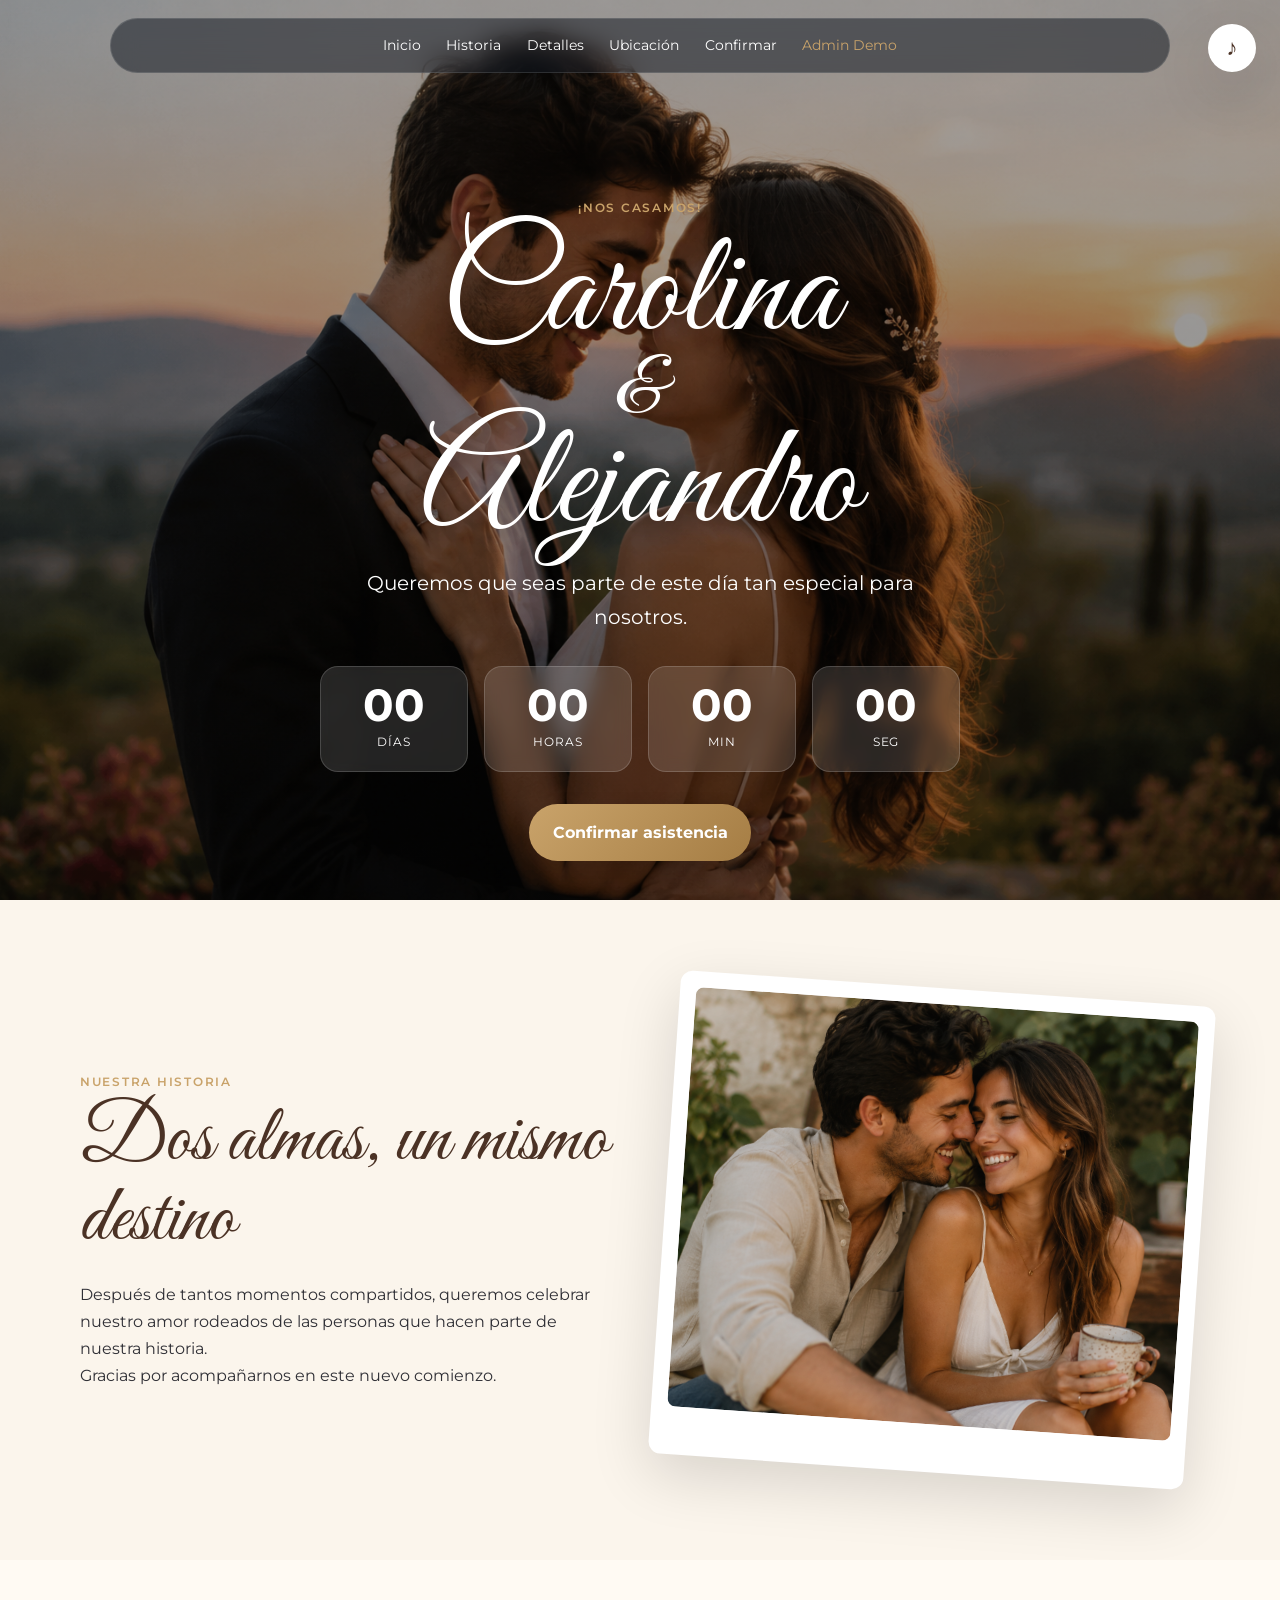
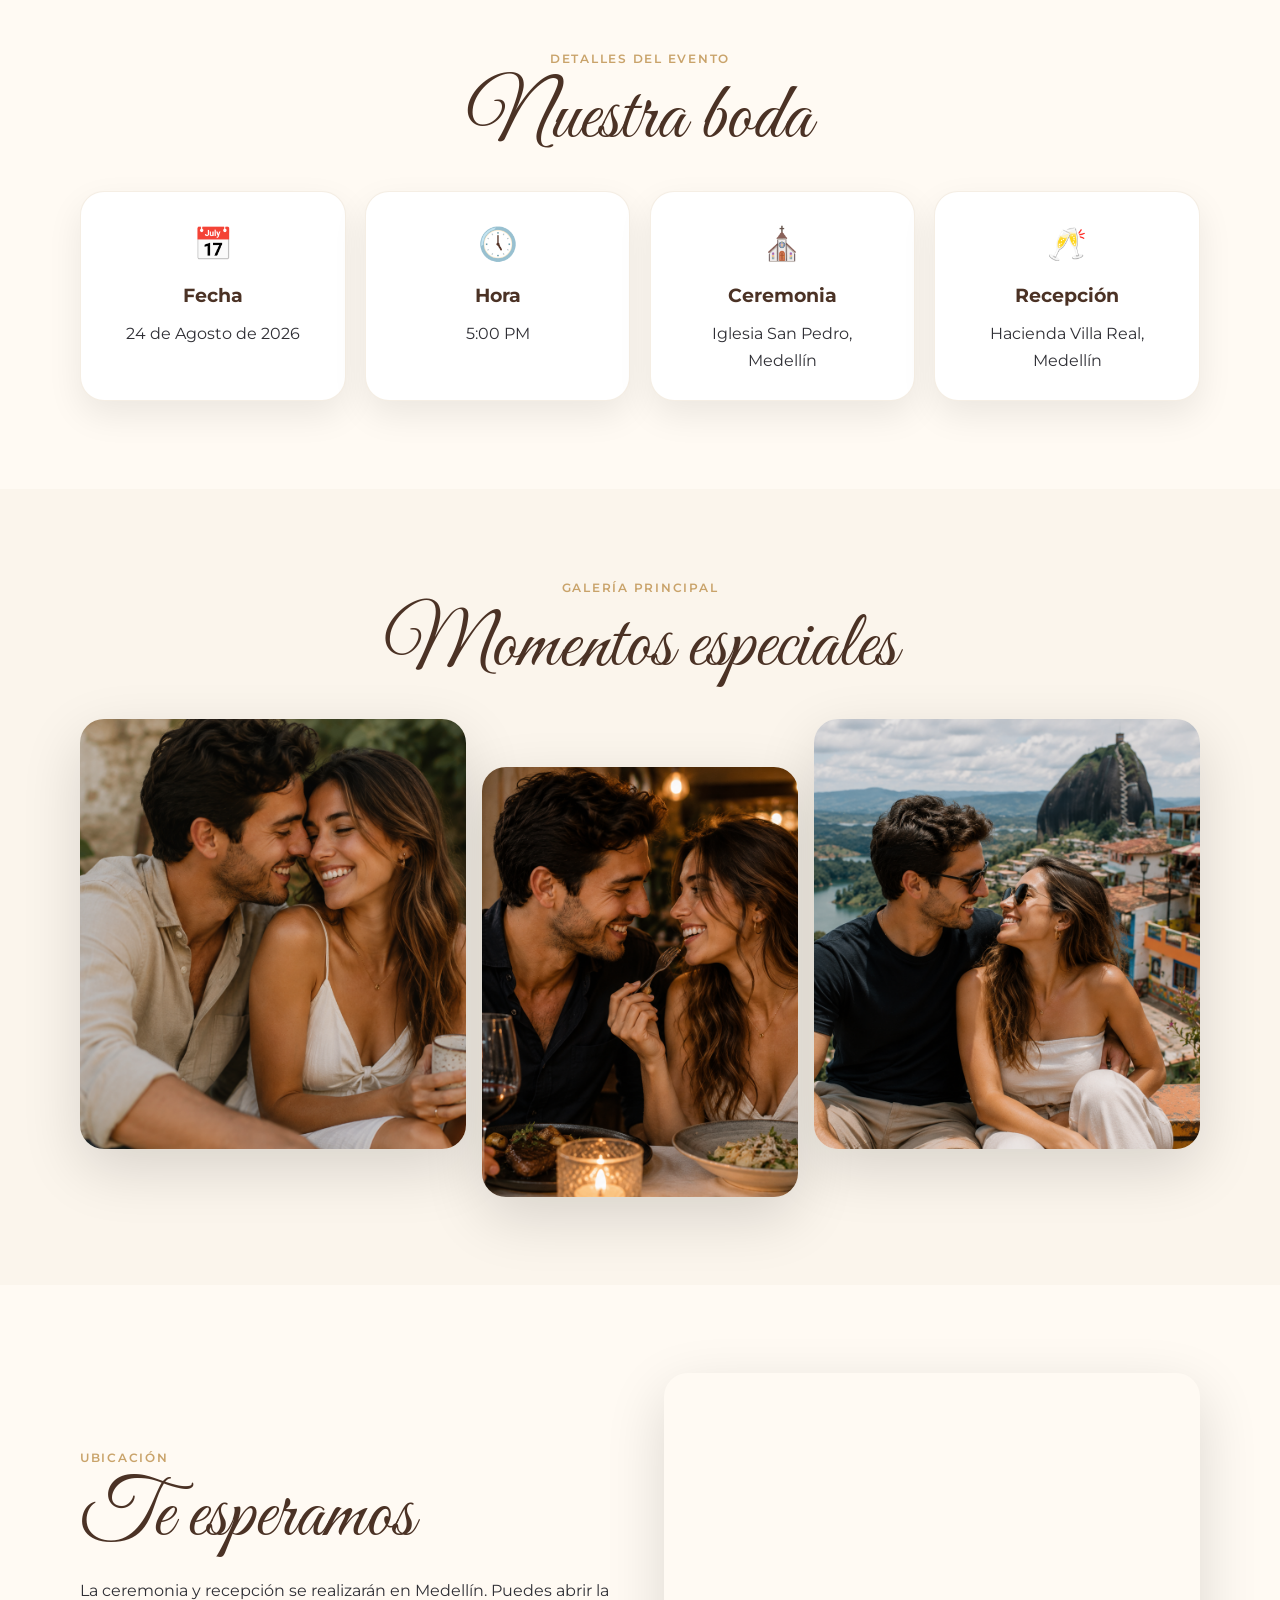
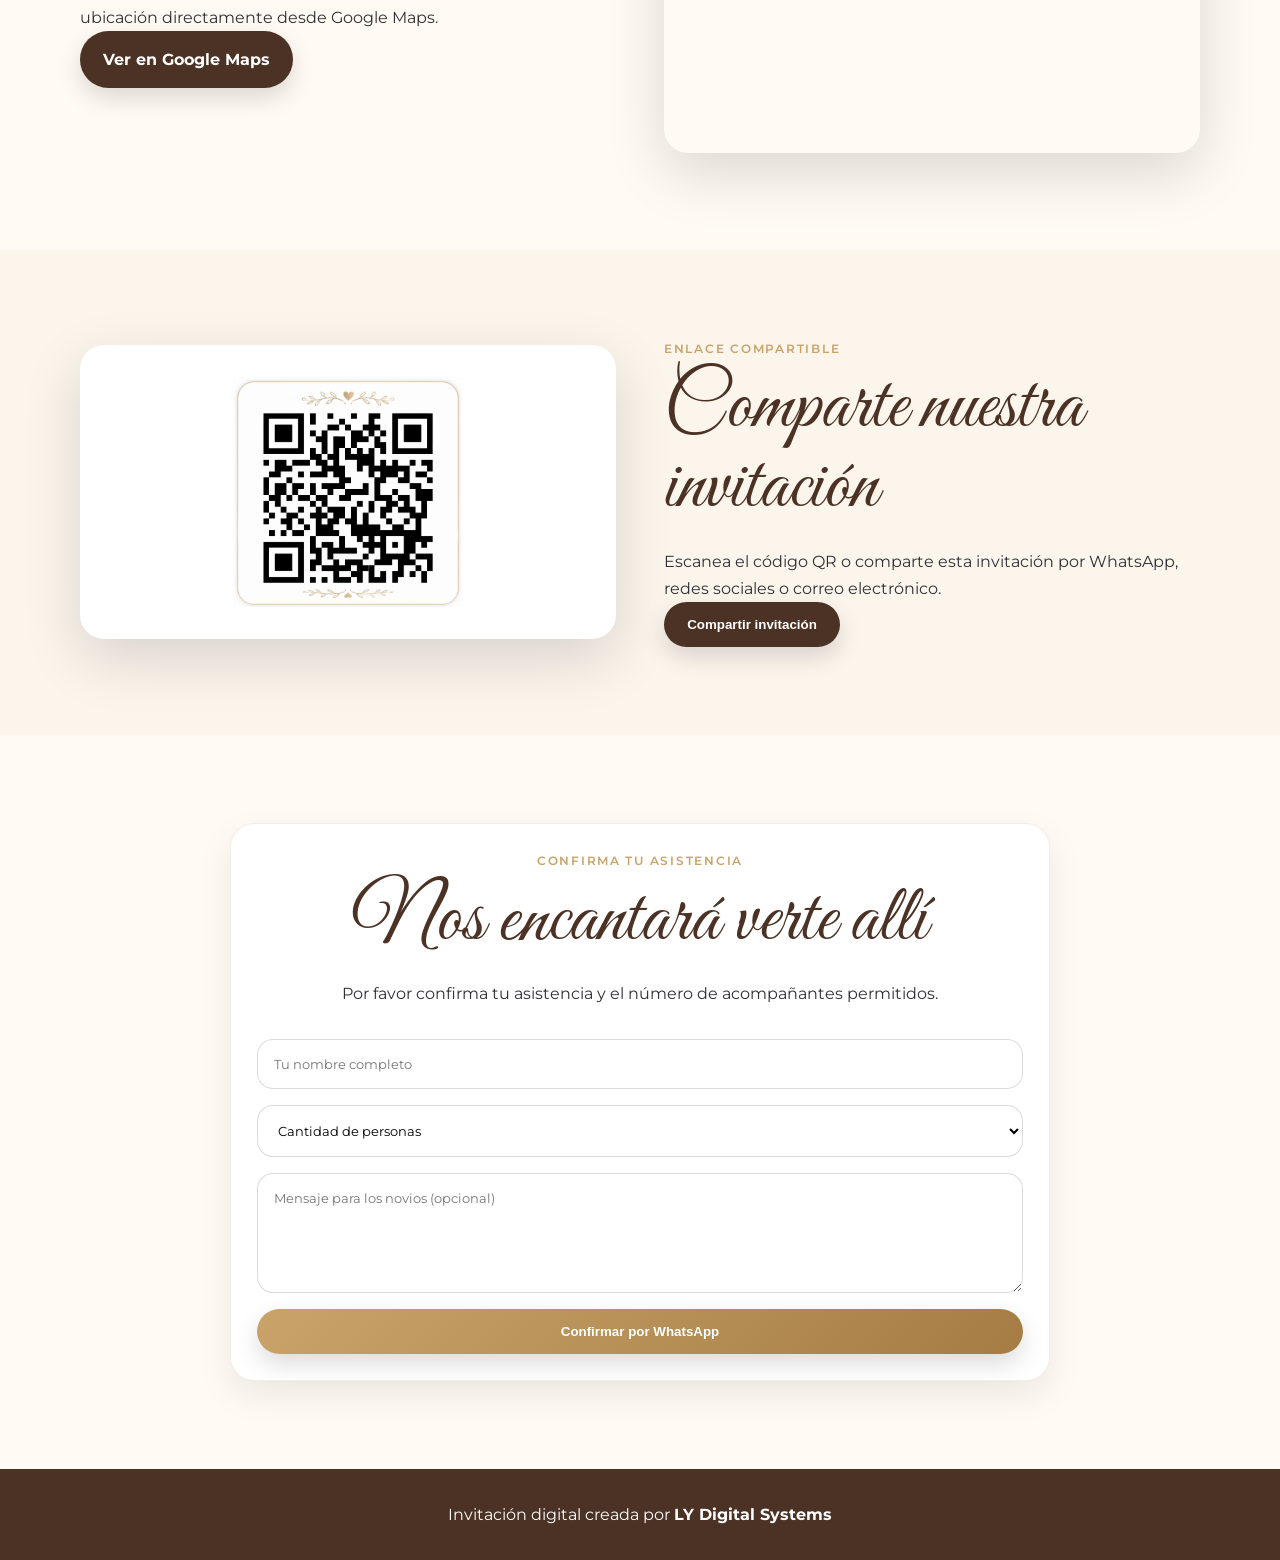
<file: index.html>
<!DOCTYPE html>
<html lang="es">
<head>
    <meta charset="UTF-8">
    <meta name="viewport" content="width=device-width, initial-scale=1.0">
    <title>Carolina & Alejandro | Invitación Digital</title>
    <meta name="description" content="Invitación digital de matrimonio con cuenta regresiva, galería, ubicación, música y confirmación por WhatsApp.">
    <link rel="preconnect" href="https://fonts.googleapis.com">
    <link rel="preconnect" href="https://fonts.gstatic.com" crossorigin>
    <link href="https://fonts.googleapis.com/css2?family=Great+Vibes&family=Montserrat:wght@300;400;500;600;700&display=swap" rel="stylesheet">
    <link rel="stylesheet" href="assets/css/styles.css">
</head>
<body>

    <!--
        IMÁGENES QUE DEBES DESCARGAR Y GUARDAR EN assets/img/
        1. hero-boda.jpg          -> foto principal de los novios o imagen elegante de boda
        2. foto-novios-1.jpg      -> primera foto de galería
        3. foto-novios-2.jpg      -> segunda foto de galería
        4. foto-novios-3.jpg      -> tercera foto de galería
        5. qr-invitacion.png      -> código QR de la invitación

        AUDIO QUE DEBES GUARDAR EN assets/audio/
        1. musica-boda.mp3        -> música de fondo para la invitación
    -->

    <header class="hero" id="inicio">
        <nav class="nav">
            <a href="#inicio">Inicio</a>
            <a href="#historia">Historia</a>
            <a href="#detalles">Detalles</a>
            <a href="#ubicacion">Ubicación</a>
            <a href="#confirmar">Confirmar</a>
            <a href="admin.html" class="nav__admin">Admin Demo</a>
        </nav>

        <button class="music-button" id="musicButton" aria-label="Activar o pausar música">♪</button>

        <div class="hero__overlay"></div>
        <div class="hero__content">
            <p class="hero__tag">¡Nos casamos!</p>
            <h1>Carolina <span>&</span> Alejandro</h1>
            <p class="hero__text">Queremos que seas parte de este día tan especial para nosotros.</p>

            <div class="countdown" id="countdown">
                <div><strong id="days">00</strong><span>Días</span></div>
                <div><strong id="hours">00</strong><span>Horas</span></div>
                <div><strong id="minutes">00</strong><span>Min</span></div>
                <div><strong id="seconds">00</strong><span>Seg</span></div>
            </div>

            <a href="#confirmar" class="button button--gold">Confirmar asistencia</a>
        </div>
    </header>

    <main>
        <section class="section intro" id="historia">
            <div class="container grid-2">
                <div>
                    <p class="section__eyebrow">Nuestra historia</p>
                    <h2>Dos almas, un mismo destino</h2>
                    <p>Después de tantos momentos compartidos, queremos celebrar nuestro amor rodeados de las personas que hacen parte de nuestra historia.</p>
                    <p>Gracias por acompañarnos en este nuevo comienzo.</p>
                </div>
                <div class="polaroid">
                    <img src="assets/img/foto-novios-1.png" alt="Foto de Carolina y Alejandro">
                </div>
            </div>
        </section>

        <section class="section details" id="detalles">
            <div class="container">
                <p class="section__eyebrow center">Detalles del evento</p>
                <h2 class="center">Nuestra boda</h2>

                <div class="cards">
                    <article class="card">
                        <span>📅</span>
                        <h3>Fecha</h3>
                        <p>24 de Agosto de 2026</p>
                    </article>
                    <article class="card">
                        <span>🕔</span>
                        <h3>Hora</h3>
                        <p>5:00 PM</p>
                    </article>
                    <article class="card">
                        <span>⛪</span>
                        <h3>Ceremonia</h3>
                        <p>Iglesia San Pedro, Medellín</p>
                    </article>
                    <article class="card">
                        <span>🥂</span>
                        <h3>Recepción</h3>
                        <p>Hacienda Villa Real, Medellín</p>
                    </article>
                </div>
            </div>
        </section>

        <section class="section gallery">
            <div class="container">
                <p class="section__eyebrow center">Galería principal</p>
                <h2 class="center">Momentos especiales</h2>
                <div class="gallery__grid">
                    <img src="assets/img/foto-novios-1.png" alt="Foto destacada 1">
                    <img src="assets/img/foto-novios-2.png" alt="Foto destacada 2">
                    <img src="assets/img/foto-novios-3.png" alt="Foto destacada 3">
                </div>
            </div>
        </section>

        <section class="section location" id="ubicacion">
            <div class="container grid-2">
                <div>
                    <p class="section__eyebrow">Ubicación</p>
                    <h2>Te esperamos</h2>
                    <p>La ceremonia y recepción se realizarán en Medellín. Puedes abrir la ubicación directamente desde Google Maps.</p>
                    <a class="button" target="_blank" rel="noopener" href="https://www.google.com/maps/search/?api=1&query=Medellin+Colombia">Ver en Google Maps</a>
                </div>

                <div class="map-box">
                    <iframe title="Mapa del evento" src="https://www.google.com/maps?q=Medellin%20Colombia&output=embed" loading="lazy"></iframe>
                </div>
            </div>
        </section>

        <section class="section multimedia">
            <div class="container grid-2">
                <div class="qr-box">
                    <img src="assets/img/qr-invitacion.png" alt="Código QR de la invitación">
                </div>
                <div>
                    <p class="section__eyebrow">Enlace compartible</p>
                    <h2>Comparte nuestra invitación</h2>
                    <p>Escanea el código QR o comparte esta invitación por WhatsApp, redes sociales o correo electrónico.</p>
                    <button class="button" id="shareButton">Compartir invitación</button>
                </div>
            </div>
        </section>

        <section class="section confirm" id="confirmar">
            <div class="container confirm__box">
                <p class="section__eyebrow center">Confirma tu asistencia</p>
                <h2 class="center">Nos encantará verte allí</h2>
                <p class="center">Por favor confirma tu asistencia y el número de acompañantes permitidos.</p>

                <form class="form" id="confirmForm">
                    <input type="text" id="guestName" placeholder="Tu nombre completo" required>
                    <select id="guestCount" required>
                        <option value="">Cantidad de personas</option>
                        <option value="1">1 persona</option>
                        <option value="2">2 personas</option>
                        <option value="3">3 personas</option>
                        <option value="4">4 personas</option>
                    </select>
                    <textarea id="guestMessage" placeholder="Mensaje para los novios (opcional)"></textarea>
                    <button class="button button--gold" type="submit">Confirmar por WhatsApp</button>
                </form>
            </div>
        </section>
    </main>

    <footer class="footer">
        <p>Invitación digital creada por <strong>LY Digital Systems</strong></p>
    </footer>

    <audio id="weddingMusic" loop>
        <source src="assets/audio/musica-boda.mp3" type="audio/mpeg">
    </audio>

    <script src="assets/js/app.js"></script>
</body>
</html>
</file>
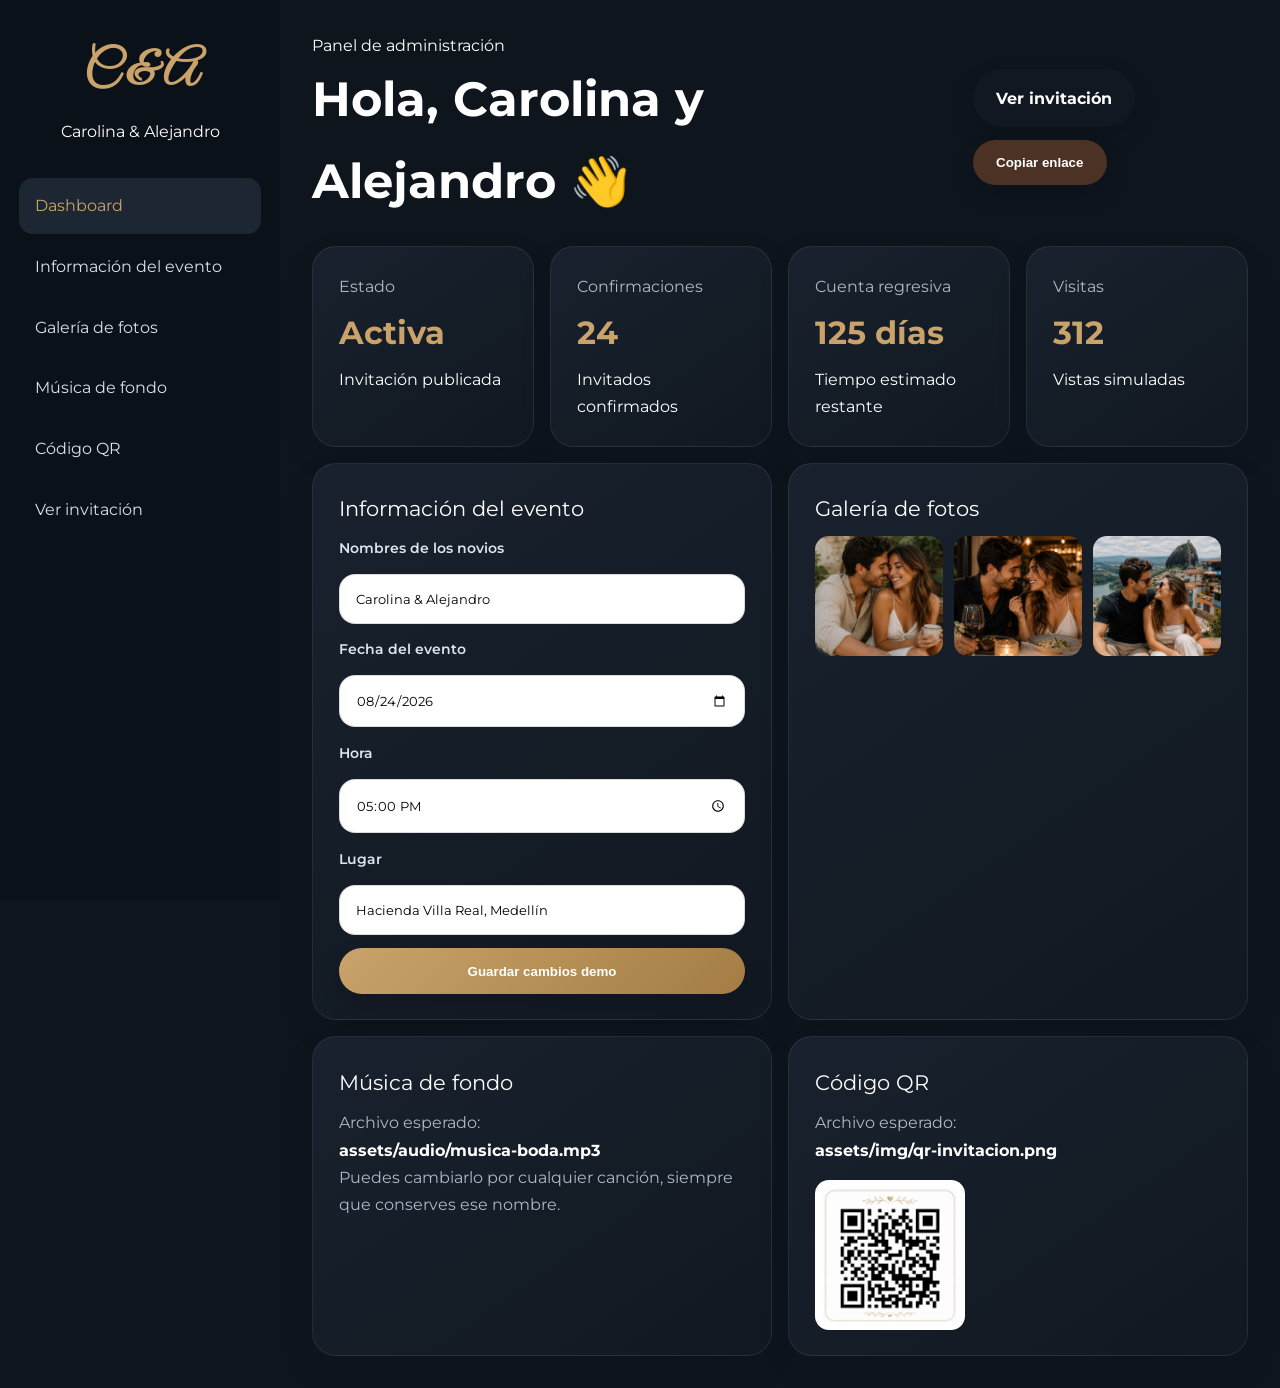
<file: admin.html>
<!DOCTYPE html>
<html lang="es">
<head>
    <meta charset="UTF-8">
    <meta name="viewport" content="width=device-width, initial-scale=1.0">
    <title>Admin Demo | Invitación Digital</title>
    <link rel="preconnect" href="https://fonts.googleapis.com">
    <link rel="preconnect" href="https://fonts.gstatic.com" crossorigin>
    <link href="https://fonts.googleapis.com/css2?family=Great+Vibes&family=Montserrat:wght@300;400;500;600;700&display=swap" rel="stylesheet">
    <link rel="stylesheet" href="assets/css/styles.css">
</head>
<body class="admin-body">

    <!--
        Este dashboard es una simulación frontend para Netlify.
        No usa MySQL ni base de datos.
        Los cambios se guardan temporalmente en localStorage del navegador.
    -->

    <aside class="sidebar">
        <div class="sidebar__brand">
            <strong>C & A</strong>
            <span>Carolina & Alejandro</span>
        </div>
        <a class="active" href="#">Dashboard</a>
        <a href="#infoEvento">Información del evento</a>
        <a href="#galeriaAdmin">Galería de fotos</a>
        <a href="#musicaAdmin">Música de fondo</a>
        <a href="#qrAdmin">Código QR</a>
        <a href="index.html">Ver invitación</a>
    </aside>

    <main class="admin-main">
        <header class="admin-header">
            <div>
                <p>Panel de administración</p>
                <h1>Hola, Carolina y Alejandro 👋</h1>
            </div>
            <div class="admin-header__actions">
                <a class="button button--dark" href="index.html">Ver invitación</a>
                <button class="button" id="copyLink">Copiar enlace</button>
            </div>
        </header>

        <section class="admin-stats">
            <article>
                <span>Estado</span>
                <strong>Activa</strong>
                <p>Invitación publicada</p>
            </article>
            <article>
                <span>Confirmaciones</span>
                <strong>24</strong>
                <p>Invitados confirmados</p>
            </article>
            <article>
                <span>Cuenta regresiva</span>
                <strong>125 días</strong>
                <p>Tiempo estimado restante</p>
            </article>
            <article>
                <span>Visitas</span>
                <strong>312</strong>
                <p>Vistas simuladas</p>
            </article>
        </section>

        <section class="admin-grid">
            <article class="admin-card" id="infoEvento">
                <h2>Información del evento</h2>
                <form class="admin-form" id="demoForm">
                    <label>Nombres de los novios</label>
                    <input type="text" id="coupleName" value="Carolina & Alejandro">

                    <label>Fecha del evento</label>
                    <input type="date" id="eventDate" value="2026-08-24">

                    <label>Hora</label>
                    <input type="time" id="eventHour" value="17:00">

                    <label>Lugar</label>
                    <input type="text" id="eventPlace" value="Hacienda Villa Real, Medellín">

                    <button class="button button--gold" type="submit">Guardar cambios demo</button>
                </form>
            </article>

            <article class="admin-card" id="galeriaAdmin">
                <h2>Galería de fotos</h2>
               
                <div class="admin-gallery">
                    <img src="assets/img/foto-novios-1.png" alt="Foto 1">
                    <img src="assets/img/foto-novios-2.png" alt="Foto 2">
                    <img src="assets/img/foto-novios-3.png" alt="Foto 3">
                </div>
            </article>

            <article class="admin-card" id="musicaAdmin">
                <h2>Música de fondo</h2>
                <p>Archivo esperado:</p>
                <strong>assets/audio/musica-boda.mp3</strong>
                <p class="small">Puedes cambiarlo por cualquier canción, siempre que conserves ese nombre.</p>
            </article>

            <article class="admin-card" id="qrAdmin">
                <h2>Código QR</h2>
                <p>Archivo esperado:</p>
                <strong>assets/img/qr-invitacion.png</strong>
                <div class="admin-qr">
                    <img src="assets/img/qr-invitacion.png" alt="QR invitación">
                </div>
            </article>
        </section>
    </main>

    <script src="assets/js/admin.js"></script>
</body>
</html>
</file>
<file: assets/css/styles.css>
:root {
    --cream: #fbf5ec;
    --cream-2: #fffaf3;
    --gold: #c9a36a;
    --gold-dark: #a57d44;
    --brown: #4b3225;
    --text: #2f2f35;
    --muted: #72727d;
    --dark: #121821;
    --dark-2: #1d2633;
    --white: #ffffff;
    --shadow: 0 20px 60px rgba(0, 0, 0, .14);
    --radius: 24px;
}

* {
    box-sizing: border-box;
    margin: 0;
    padding: 0;
}

html {
    scroll-behavior: smooth;
}

body {
    font-family: 'Montserrat', sans-serif;
    background: var(--cream);
    color: var(--text);
    line-height: 1.7;
}

img {
    max-width: 100%;
    display: block;
}

a {
    color: inherit;
    text-decoration: none;
}

.container {
    width: min(1120px, 92%);
    margin: 0 auto;
}

.hero {
    min-height: 100vh;
    background: linear-gradient(rgba(0,0,0,.35), rgba(0,0,0,.45)), url('../img/hero-boda.png') center/cover no-repeat;
    color: var(--white);
    position: relative;
    display: grid;
    place-items: center;
    overflow: hidden;
}

.nav {
    position: fixed;
    top: 18px;
    left: 50%;
    transform: translateX(-50%);
    width: min(1060px, 92%);
    z-index: 20;
    display: flex;
    justify-content: center;
    align-items: center;
    gap: 1.6rem;
    padding: .9rem 1rem;
    border-radius: 999px;
    background: rgba(18, 24, 33, .52);
    backdrop-filter: blur(12px);
    border: 1px solid rgba(255,255,255,.12);
    font-size: .9rem;
}

.nav a:hover,
.nav__admin {
    color: var(--gold);
}

.music-button {
    position: fixed;
    right: 24px;
    top: 24px;
    z-index: 30;
    width: 48px;
    height: 48px;
    border-radius: 50%;
    border: none;
    background: var(--white);
    color: var(--brown);
    font-size: 1.4rem;
    cursor: pointer;
    box-shadow: var(--shadow);
}

.music-button.playing {
    background: var(--gold);
    color: var(--white);
}

.hero__content {
    width: min(760px, 92%);
    text-align: center;
    position: relative;
    z-index: 2;
    padding-top: 5rem;
}

.hero__tag,
.section__eyebrow {
    color: var(--gold);
    font-weight: 600;
    letter-spacing: .14em;
    text-transform: uppercase;
    font-size: .78rem;
}

.hero h1 {
    font-family: 'Great Vibes', cursive;
    font-size: clamp(4rem, 12vw, 9rem);
    line-height: .86;
    font-weight: 400;
    margin: 1rem 0;
    text-shadow: 0 8px 25px rgba(0,0,0,.35);
}

.hero h1 span {
    display: block;
    font-size: .55em;
}

.hero__text {
    font-size: clamp(1rem, 2vw, 1.25rem);
    max-width: 580px;
    margin: 0 auto 2rem;
}

.countdown {
    display: grid;
    grid-template-columns: repeat(4, 1fr);
    gap: 1rem;
    margin: 2rem auto;
    max-width: 640px;
}

.countdown div {
    padding: 1rem;
    background: rgba(255,255,255,.13);
    border: 1px solid rgba(255,255,255,.16);
    border-radius: 18px;
    backdrop-filter: blur(8px);
}

.countdown strong {
    display: block;
    font-size: clamp(1.6rem, 4vw, 2.8rem);
    line-height: 1;
}

.countdown span {
    text-transform: uppercase;
    font-size: .75rem;
    letter-spacing: .08em;
}

.button {
    display: inline-flex;
    align-items: center;
    justify-content: center;
    border: none;
    cursor: pointer;
    padding: .95rem 1.45rem;
    border-radius: 999px;
    background: var(--brown);
    color: var(--white);
    font-weight: 700;
    box-shadow: 0 10px 25px rgba(0,0,0,.14);
}

.button--gold {
    background: linear-gradient(135deg, var(--gold), var(--gold-dark));
}

.button--dark {
    background: var(--dark);
}

.section {
    padding: 5.5rem 0;
}

.section:nth-child(even) {
    background: var(--cream-2);
}

.center {
    text-align: center;
}

h2 {
    font-family: 'Great Vibes', cursive;
    color: var(--brown);
    font-size: clamp(3rem, 7vw, 5rem);
    font-weight: 400;
    line-height: 1;
    margin: .6rem 0 1.2rem;
}

.grid-2 {
    display: grid;
    grid-template-columns: 1fr 1fr;
    gap: 3rem;
    align-items: center;
}

.polaroid {
    background: var(--white);
    padding: 1rem 1rem 3rem;
    border-radius: 12px;
    transform: rotate(4deg);
    box-shadow: var(--shadow);
}

.polaroid img {
    width: 100%;
    height: 420px;
    object-fit: cover;
    border-radius: 8px;
}

.cards {
    display: grid;
    grid-template-columns: repeat(4, 1fr);
    gap: 1.2rem;
    margin-top: 2rem;
}

.card,
.confirm__box,
.admin-card,
.admin-stats article {
    background: var(--white);
    border-radius: var(--radius);
    padding: 1.6rem;
    box-shadow: 0 14px 35px rgba(0,0,0,.08);
    border: 1px solid rgba(201,163,106,.18);
}

.card {
    text-align: center;
}

.card span {
    font-size: 2rem;
}

.card h3 {
    color: var(--brown);
    margin: .5rem 0;
}

.gallery__grid {
    display: grid;
    grid-template-columns: 1.1fr .9fr 1.1fr;
    gap: 1rem;
    margin-top: 2rem;
}

.gallery__grid img {
    width: 100%;
    height: 430px;
    object-fit: cover;
    border-radius: var(--radius);
    box-shadow: var(--shadow);
}

.gallery__grid img:nth-child(2) {
    margin-top: 3rem;
}

.map-box iframe {
    width: 100%;
    height: 380px;
    border: 0;
    border-radius: var(--radius);
    box-shadow: var(--shadow);
}

.qr-box {
    background: var(--white);
    border-radius: var(--radius);
    padding: 2rem;
    display: grid;
    place-items: center;
    box-shadow: var(--shadow);
}

.qr-box img {
    width: 230px;
}

.confirm__box {
    max-width: 820px;
}

.form {
    display: grid;
    gap: 1rem;
    margin-top: 2rem;
}

input,
select,
textarea {
    width: 100%;
    padding: 1rem;
    border-radius: 16px;
    border: 1px solid rgba(75,50,37,.18);
    font-family: inherit;
    background: var(--white);
}

textarea {
    min-height: 120px;
    resize: vertical;
}

.footer {
    text-align: center;
    padding: 2rem;
    background: var(--brown);
    color: var(--white);
}

/* ADMIN */
.admin-body {
    background: #0f151d;
    color: var(--white);
    display: grid;
    grid-template-columns: 280px 1fr;
    min-height: 100vh;
}

.sidebar {
    background: #0b1118;
    padding: 2rem 1.2rem;
    position: sticky;
    top: 0;
    height: 100vh;
}

.sidebar__brand {
    display: grid;
    gap: .3rem;
    text-align: center;
    margin-bottom: 2rem;
}

.sidebar__brand strong {
    font-family: 'Great Vibes', cursive;
    font-size: 3rem;
    color: var(--gold);
}

.sidebar a {
    display: block;
    padding: .9rem 1rem;
    border-radius: 14px;
    color: #d9e0ea;
    margin-bottom: .3rem;
}

.sidebar a:hover,
.sidebar a.active {
    background: var(--dark-2);
    color: var(--gold);
}

.admin-main {
    padding: 2rem;
}

.admin-header {
    display: flex;
    justify-content: space-between;
    align-items: center;
    gap: 1rem;
    margin-bottom: 1.5rem;
}

.admin-header h1 {
    font-size: clamp(1.8rem, 4vw, 3rem);
}

.admin-header__actions {
    display: flex;
    gap: .8rem;
    flex-wrap: wrap;
}

.admin-stats {
    display: grid;
    grid-template-columns: repeat(4, 1fr);
    gap: 1rem;
    margin-bottom: 1rem;
}

.admin-stats article,
.admin-card {
    background: linear-gradient(145deg, #18212d, #111821);
    border: 1px solid rgba(255,255,255,.08);
    color: var(--white);
}

.admin-stats span,
.admin-card p,
.small {
    color: #aeb8c7;
}

.admin-stats strong {
    display: block;
    color: var(--gold);
    font-size: 2rem;
    margin: .35rem 0;
}

.admin-grid {
    display: grid;
    grid-template-columns: repeat(2, 1fr);
    gap: 1rem;
}

.admin-card h2 {
    font-family: 'Montserrat', sans-serif;
    color: var(--white);
    font-size: 1.3rem;
    margin-bottom: 1rem;
}

.admin-form {
    display: grid;
    gap: .85rem;
}

.admin-form label {
    color: #dce4ef;
    font-weight: 600;
    font-size: .9rem;
}

.file-list {
    padding-left: 1.2rem;
    margin: 1rem 0;
    color: #dce4ef;
}

.admin-gallery {
    display: grid;
    grid-template-columns: repeat(3, 1fr);
    gap: .7rem;
}

.admin-gallery img,
.admin-qr img {
    border-radius: 14px;
    height: 120px;
    width: 100%;
    object-fit: cover;
}

.admin-qr img {
    width: 150px;
    height: 150px;
    background: var(--white);
    padding: .5rem;
    margin-top: 1rem;
}

@media (max-width: 900px) {
    .nav {
        overflow-x: auto;
        justify-content: flex-start;
        border-radius: 22px;
    }

    .grid-2,
    .admin-body,
    .admin-grid {
        grid-template-columns: 1fr;
    }

    .cards,
    .admin-stats {
        grid-template-columns: repeat(2, 1fr);
    }

    .gallery__grid {
        grid-template-columns: 1fr;
    }

    .gallery__grid img,
    .polaroid img {
        height: 330px;
    }

    .gallery__grid img:nth-child(2) {
        margin-top: 0;
    }

    .sidebar {
        position: static;
        height: auto;
    }

    .admin-header {
        align-items: flex-start;
        flex-direction: column;
    }
}

@media (max-width: 560px) {
    .hero__content {
        padding-top: 7rem;
    }

    .countdown,
    .cards,
    .admin-stats {
        grid-template-columns: repeat(2, 1fr);
    }

    .section {
        padding: 4rem 0;
    }

    .music-button {
        right: 16px;
        top: 86px;
    }
}
</file>
